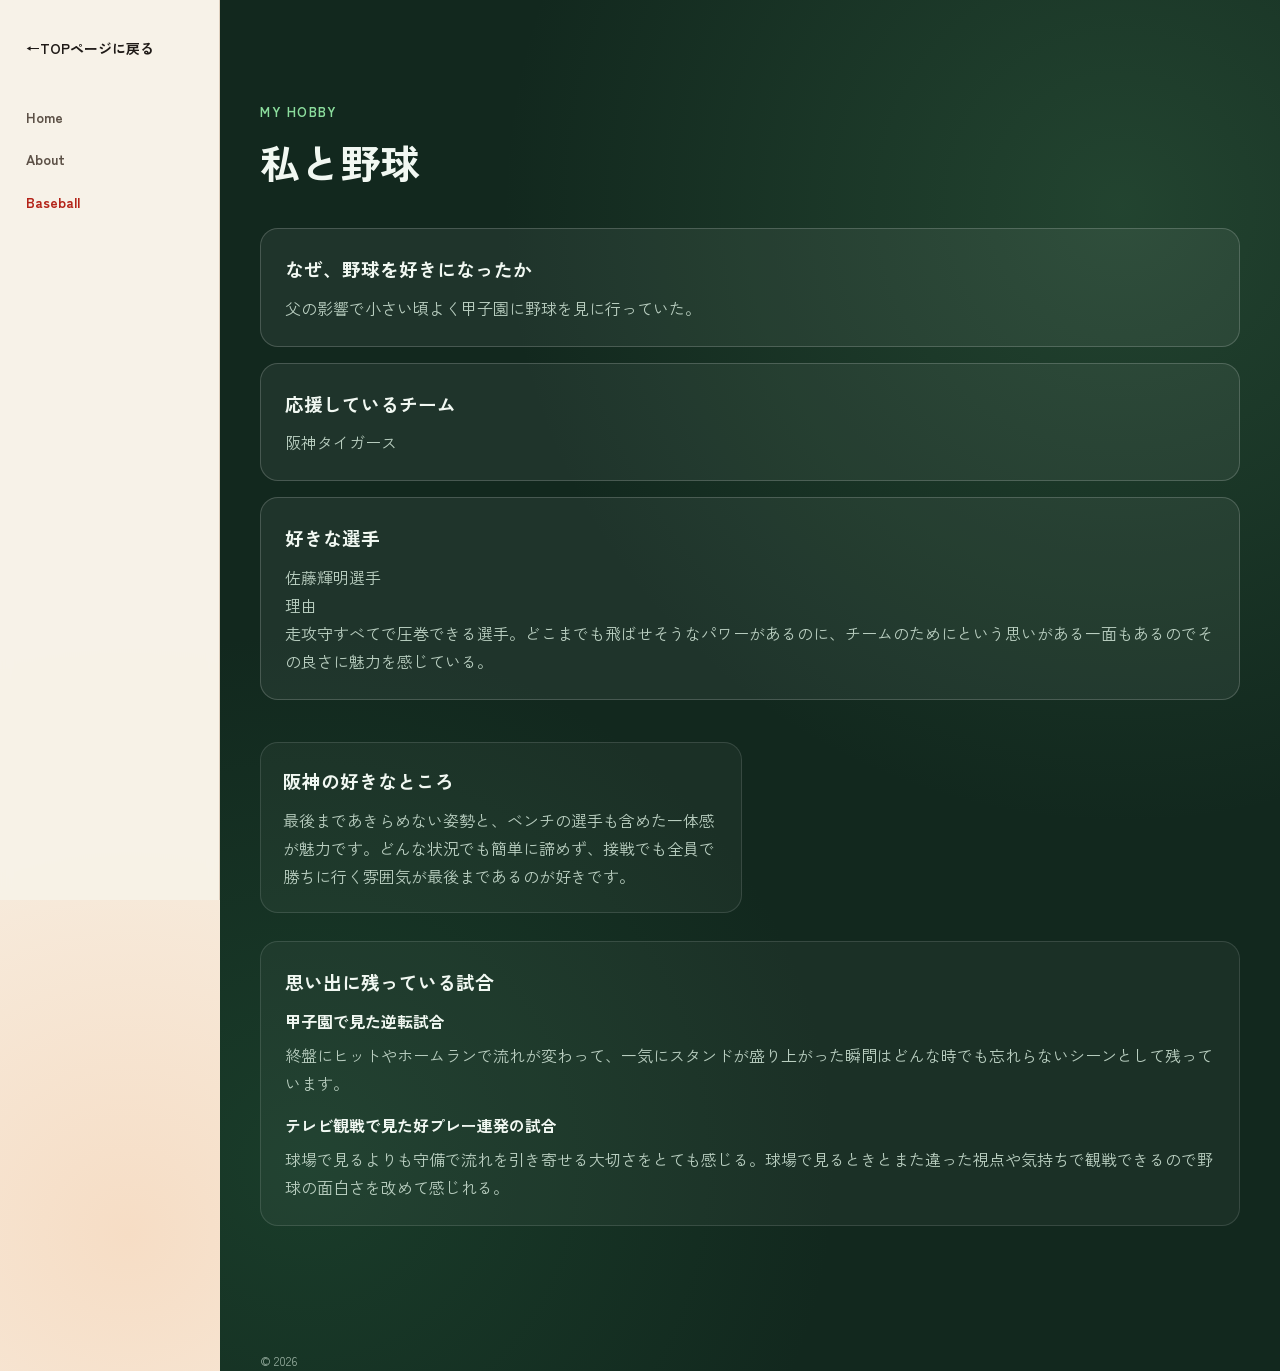
<file: baseball.html>
<!DOCTYPE html>
<html lang="ja">
    <head>
        <meta charset="UTF-8">
        <meta name="viewport" content="width=device-width,initial-scale=1.0">
        <title>趣味について</title>
        <link rel="stylesheet" href="style.css">
        <link rel="stylesheet" href="https://cdnjs.cloudflare.com/ajax/libs/font-awesome/6.5.2/css/all.min.css">
    </head>
    <body>
        <aside class="sidebar">
            <a href="index.html" class="brand">←TOPページに戻る</a>
            <nav class="sidebar-nav">
                <a href="index.html">Home</a>
                <a href="about.html">About</a>
                <a href="baseball.html" class="active">Baseball</a>
            </nav>
        </aside>
        
        <main class="content field-section">

            <section>
                <div class="page-header">
                    <span class="eyebrow">My Hobby</span>
                    <h2>私と野球</h2>
                </div>

                <div class="stat-row">
                    <div class="stat">
                        <h3>なぜ、野球を好きになったか</h3>
                        <p>父の影響で小さい頃よく甲子園に野球を見に行っていた。</p>
                    </div>
                    <div class="stat">
                        <h3>応援しているチーム</h3>
                        <p>阪神タイガース</p>
                    </div>
                    <div class="stat">
                        <h3>好きな選手</h3>
                        <p>佐藤輝明選手</p>
                        <p>理由</p>
                        <p>走攻守すべてで圧巻できる選手。どこまでも飛ばせそうなパワーがあるのに、チームのためにという思いがある一面もあるのでその良さに魅力を感じている。</p>
                    </div>
                </div>

                <div class="story">
                    <article class="story-card">
                        <h3>阪神の好きなところ</h3>
                        <p>最後まであきらめない姿勢と、ベンチの選手も含めた一体感が魅力です。どんな状況でも簡単に諦めず、接戦でも全員で勝ちに行く雰囲気が最後まであるのが好きです。</p>
                    </article>
                </div>

                <div class="memory-block">
                    <h3>思い出に残っている試合</h3>
                    <ul class="memory-list">
                        <li>
                            <span>甲子園で見た逆転試合</span>
                            <p>終盤にヒットやホームランで流れが変わって、一気にスタンドが盛り上がった瞬間はどんな時でも忘れらないシーンとして残っています。</p>
                        </li>
                        <li>
                            <span>テレビ観戦で見た好プレー連発の試合</span>
                            <p>球場で見るよりも守備で流れを引き寄せる大切さをとても感じる。球場で見るときとまた違った視点や気持ちで観戦できるので野球の面白さを改めて感じれる。</p>
                        </li>
                    </ul>
                </div>
            </section>
            <div class="copyright">©︎ 2026 
        </main>
    </body>
</html>
</file>
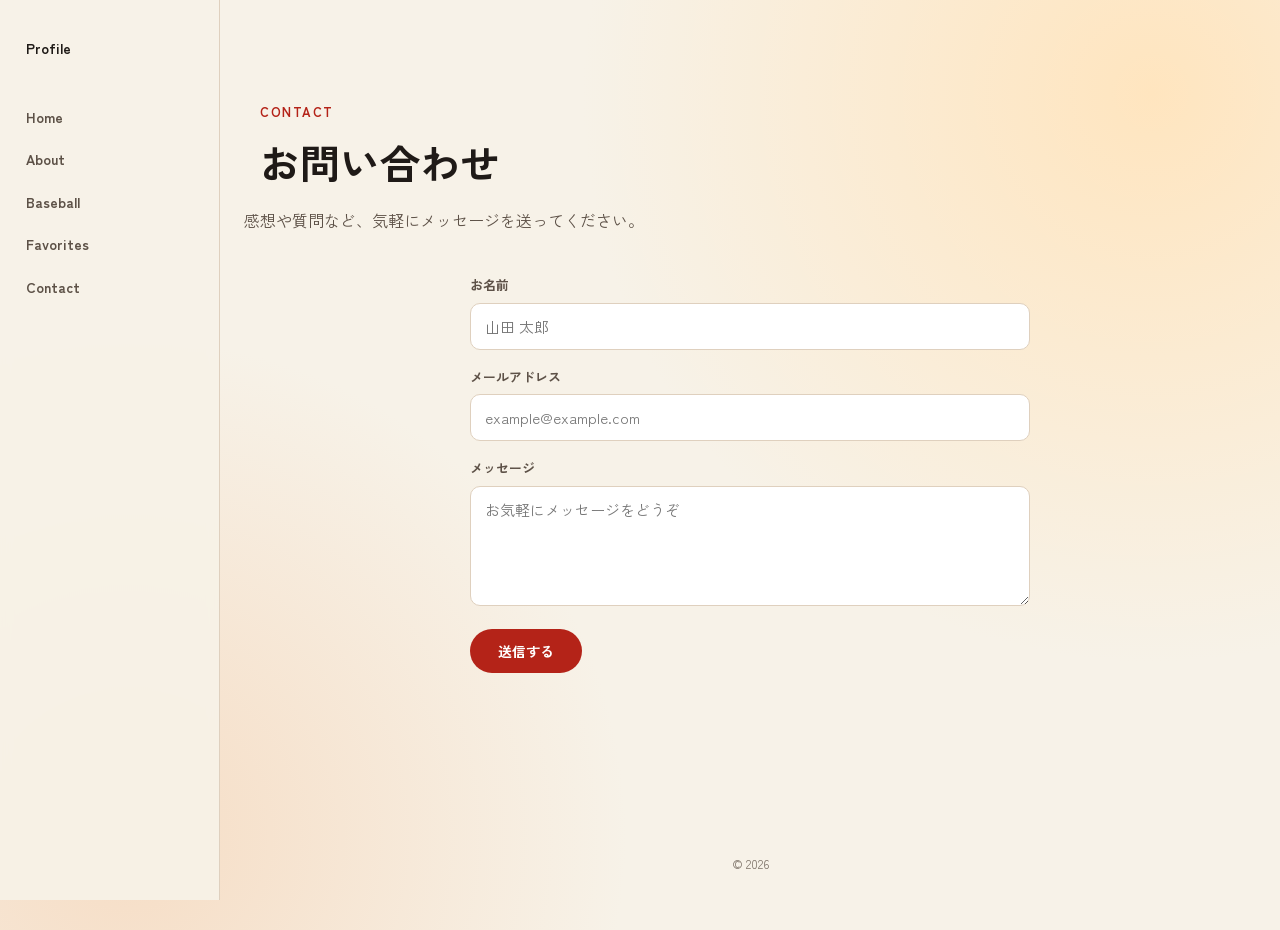
<file: Contact.html>
<!doctype html>
<html lang="ja">
  <head>
    <meta charset="UTF-8" />
    <meta name="viewport" content="width=device-width,initial-scale=1.0" />
    <title>お問い合わせ</title>
    <link rel="stylesheet" href="style.css" />
    <link rel="stylesheet" href="https://cdnjs.cloudflare.com/ajax/libs/font-awesome/6.5.2/css/all.min.css">
  </head>
  <body>
    <aside class="sidebar">
      <header class="sidebar-header">
        <a href="index.html" class="brand">Profile</a>
        <button class="nav-toggle" type="button" aria-expanded="false" aria-controls="primary-nav" aria-label="メニューを開閉する">
          <span class="nav-toggle-bar"></span>
          <span class="nav-toggle-bar"></span>
          <span class="nav-toggle-bar"></span>
        </button>
      </header>
      <nav class="sidebar-nav" id="primary-nav" aria-label="サイト内ナビゲーション">
        <a href="index.html">Home</a>
        <a href="about.html">About</a>
        <a href="baseball.html">Baseball</a>
        <a href="favorites.html">Favorites</a>
        <a href="contact.html">Contact</a>
      </nav>
    </aside>

    <main class="content" id="main-content">
      <section>
        <div class="page-header">
          <span class="eyebrow">Contact</span>
          <h2>お問い合わせ</h2>
        </div>
        <p>感想や質問など、気軽にメッセージを送ってください。</p>

        <form class="contact-form" novalidate>
          <div>
            <label for="contact-name">お名前</label>
            <input type="text" id="contact-name" name="name" placeholder="山田 太郎" required>
          </div>
          <div>
            <label for="contact-email">メールアドレス</label>
            <input type="email" id="contact-email" name="email" placeholder="example@example.com" required>
          </div>
          <div>
            <label for="contact-message">メッセージ</label>
            <textarea id="contact-message" name="message" placeholder="お気軽にメッセージをどうぞ" required></textarea>
          </div>
          <button type="submit">送信する</button>
        </form>
        <p class="form-success" role="status"></p>
      </section>

      <footer class="site-footer">
        <div class="copyright">© <span class="js-year">2026</span>
      </footer>
    </main>

    <script src="Main.js" defer></script>
  </body>
</html>
</file>
<file: style.css>
@import url("https://fonts.googleapis.com/css2?family=Zen+Kaku+Gothic+New:wght@400;500;700;900&display=swap");

* {
  margin: 0;
  padding: 0;
  box-sizing: border-box;
}

html {
  scroll-behavior: smooth;
}

ul,
ol {
  list-style: none;
}

:root {
  --bg: #f7f2e8;
  --bg-soft: #fffaf1;
  --bg-card: #ffffff;
  --text: #1f1a17;
  --text-sub: #5d5147;
  --accent: #b42318;
  --line: #dfd0be;
  --field: #12281e;
  --field-card: #1b3a2c;
  --field-text: #f1f8f2;
  --field-sub: #b9cec0;
  --radius: 18px;
  --shadow: 0 18px 40px rgba(34, 24, 16, 0.12);
  --sidebar-w: 220px;
}

body {
  font-family: "Zen Kaku Gothic New", "Yu Gothic", sans-serif;
  background:
    radial-gradient(circle at 90% 10%, #ffe5bf 0%, rgba(255, 229, 191, 0) 40%),
    radial-gradient(circle at 10% 90%, #f6ddc5 0%, rgba(246, 221, 197, 0) 35%),
    var(--bg);
  color: var(--text);
  line-height: 1.75;
}

a {
  color: inherit;
  text-decoration: none;
}

img {
  width: 100%;
  max-width: 100%;
  display: block;
}

section {
  padding: 96px 24px;
}

p {
  color: var(--text-sub);
  font-size: 16px;
}

h2 {
  font-size: clamp(28px, 4vw, 40px);
  line-height: 1.2;
  margin-bottom: 20px;
}

.eyebrow {
  display: inline-block;
  font-size: 13px;
  letter-spacing: 0.12em;
  text-transform: uppercase;
  font-weight: 700;
  color: var(--accent);
  margin-bottom: 14px;
}

.sidebar {
  position: fixed;
  top: 0;
  left: 0;
  width: var(--sidebar-w);
  height: 100vh;
  display: flex;
  flex-direction: column;
  padding: 36px 26px;
  border-right: 1px solid var(--line);
  background: rgba(247, 242, 232, 0.92);
  backdrop-filter: blur(6px);
  z-index: 100;
}

.sidebar-header {
  display: flex;
  align-items: center;
  justify-content: space-between;
}

.sidebar .brand {
  font-size: 14px;
  font-weight: 700;
}

.nav-toggle {
  display: none;
  flex-direction: column;
  justify-content: center;
  gap: 5px;
  width: 32px;
  height: 32px;
  background: none;
  border: none;
  cursor: pointer;
  padding: 4px;
}

.nav-toggle-bar {
  display: block;
  width: 100%;
  height: 2px;
  background: var(--text);
  border-radius: 2px;
}

.sidebar-nav {
  display: flex;
  flex-direction: column;
  gap: 18px;
  margin-top: 44px;
}

.sidebar-nav a {
  font-size: 14px;
  font-weight: 700;
  color: var(--text-sub);
}

.sidebar-nav a:hover,
.sidebar-nav a.active {
  color: var(--accent);
}

.content {
  margin-left: var(--sidebar-w);
}

.site-footer {
  text-align: center;
  padding: 56px 24px;
}

.copyright {
  max-width: 980px;
  margin: 28px auto 0;
  font-size: 12px;
  color: var(--text-sub);
  opacity: 0.8;
}

.field-section .copyright {
  color: var(--field-sub);
}

.hero {
  width: min(980px, calc(100vw - 280px));
  margin: 0 auto;
  min-height: 88vh;
  padding: 90px 24px 48px;
  display: grid;
  gap: 16px;
  align-content: center;
  animation: fadeIn 0.8s ease both;
}

.hero h1 {
  font-size: clamp(38px, 7vw, 66px);
  line-height: 1.05;
  letter-spacing: -0.02em;
  max-width: 14ch;
}

.hero .sub {
  max-width: 60ch;
}

.hero-media {
  margin-top: 20px;
  display: grid;
  grid-template-columns: repeat(3, minmax(0, 1fr));
  gap: 14px;
}

.hero-media-item {
  border-radius: var(--radius);
  overflow: hidden;
  box-shadow: var(--shadow);
  border: 1px solid rgba(255, 255, 255, 0.8);
}

.hero-media-item img {
  width: 100%;
  height: 220px;
  aspect-ratio: 4 / 3;
  object-fit: cover;
}

.hero-media-item .photo-credit {
  margin-top: 0;
  padding: 8px 10px;
  text-align: left;
  background: var(--bg-soft);
}

.photo-credit {
  margin-top: 10px;
  font-size: 11px;
  color: var(--text-sub);
  opacity: 0.7;
  text-align: right;
}

.photo-credit a {
  text-decoration: underline;
}

.stitch {
  width: min(980px, calc(100vw - 280px));
  margin: 0 auto;
  display: block;
  fill: none;
  stroke: var(--accent);
  stroke-width: 2;
  stroke-dasharray: 6 8;
  stroke-linecap: round;
  opacity: 0.5;
}

.page-photo {
  max-width: 980px;
  margin: 32px auto 0;
  border-radius: var(--radius);
  overflow: hidden;
  box-shadow: var(--shadow);
  border: 1px solid rgba(255, 255, 255, 0.8);
}

.page-photo img {
  aspect-ratio: 16 / 9;
  object-fit: cover;
}

.page-photo .photo-credit {
  margin-top: 0;
  padding: 8px 12px;
  text-align: left;
  background: var(--bg-soft);
}

.page-photo.is-icon {
  background: var(--bg-card);
  display: flex;
  align-items: center;
  justify-content: center;
  padding: 40px;
}

.page-photo.is-icon img {
  width: auto;
  height: 180px;
  aspect-ratio: auto;
  object-fit: contain;
}

.photo-row {
  max-width: 980px;
  margin: 40px auto 0;
  display: grid;
  grid-template-columns: repeat(2, minmax(0, 1fr));
  gap: 18px;
}

.photo-row .page-photo {
  margin-top: 0;
}

.home-highlights {
  max-width: 980px;
  margin: 0 auto 36px;
  display: grid;
  grid-template-columns: repeat(3, minmax(0, 1fr));
  gap: 16px;
}

.highlight-card {
  background: var(--bg-soft);
  border: 1px solid var(--line);
  border-radius: var(--radius);
  padding: 22px;
}

.highlight-card h3 {
  font-size: 18px;
  margin-bottom: 8px;
}

.link-cards {
  max-width: 980px;
  margin: 0 auto;
  display: grid;
  grid-template-columns: repeat(3, minmax(0, 1fr));
  gap: 18px;
}

.link-card {
  display: block;
  background: var(--bg-card);
  border: 1px solid var(--line);
  border-radius: var(--radius);
  padding: 28px;
  transition: transform 0.2s ease, border-color 0.2s ease;
}

.link-card:hover {
  transform: translateY(-2px);
  border-color: var(--accent);
}

.link-card .tag {
  font-size: 12px;
  text-transform: uppercase;
  letter-spacing: 0.08em;
  color: var(--accent);
  font-weight: 700;
}

.link-card h3 {
  margin-top: 12px;
  font-size: 22px;
}

.link-card p {
  margin-top: 8px;
}

.link-icon {
  font-size: 22px;
  margin-bottom: 8px;
  color: var(--accent);
}

.update-block {
  max-width: 980px;
  margin: 56px auto 0;
}

.updates {
  display: grid;
  gap: 12px;
}

.updates li {
  background: var(--bg-soft);
  border: 1px solid var(--line);
  border-radius: 14px;
  padding: 14px 16px;
}

.updates li span {
  font-size: 12px;
  font-weight: 700;
  color: var(--accent);
  letter-spacing: 0.08em;
}

.updates li p {
  margin-top: 4px;
}

.page-header {
  max-width: 980px;
  margin: 0 auto;
}

.facts {
  max-width: 980px;
  margin: 28px auto 0;
  display: grid;
  gap: 10px;
}

.facts li {
  display: flex;
  justify-content: space-between;
  gap: 16px;
  border-bottom: 1px solid var(--line);
  padding-bottom: 10px;
}

.facts li span:first-child {
  color: var(--text-sub);
}

.facts li span:last-child {
  font-weight: 700;
}

.about-note {
  max-width: 980px;
  margin: 26px auto 0;
  background: var(--bg-soft);
  border: 1px solid var(--line);
  border-radius: var(--radius);
  padding: 20px;
}

.about-note h3 {
  margin-bottom: 8px;
}

.chips {
  max-width: 980px;
  margin: 20px auto 0;
  display: flex;
  flex-wrap: wrap;
  gap: 10px;
}

.chip {
  background: var(--bg-card);
  border: 1px solid var(--line);
  border-radius: 999px;
  padding: 8px 14px;
  font-size: 13px;
  font-weight: 700;
}

.field-section {
  background:
    radial-gradient(circle at 85% 15%, rgba(77, 140, 94, 0.28), rgba(77, 140, 94, 0) 42%),
    radial-gradient(circle at 8% 85%, rgba(40, 98, 64, 0.35), rgba(40, 98, 64, 0) 35%),
    var(--field);
  color: var(--field-text);
}

.field-section p {
  color: var(--field-sub);
}

.field-section .eyebrow {
  color: #8bdd9d;
}

.field-section .page-photo.is-icon {
  background: rgba(255, 255, 255, 0.06);
  border: 1px solid rgba(255, 255, 255, 0.18);
}

.field-section .page-photo .photo-credit {
  background: rgba(255, 255, 255, 0.06);
  color: var(--field-sub);
}

.stat-row,
.story {
  width: min(980px, 100%);
  margin: 42px auto 0;
  display: grid;
  gap: 16px;
}

.stat {
  background: rgba(255, 255, 255, 0.06);
  border: 1px solid rgba(255, 255, 255, 0.18);
  border-radius: var(--radius);
  padding: 24px;
}

.stat h3,
.story-card h3,
.memory-block h3 {
  margin-bottom: 8px;
  color: var(--field-text);
}

.story {
  grid-template-columns: repeat(2, minmax(0, 1fr));
}

.story-card {
  background: rgba(255, 255, 255, 0.04);
  border: 1px solid rgba(255, 255, 255, 0.12);
  border-radius: var(--radius);
  padding: 22px;
}

.memory-block {
  width: min(980px, 100%);
  margin: 28px auto 0;
  background: rgba(255, 255, 255, 0.04);
  border: 1px solid rgba(255, 255, 255, 0.12);
  border-radius: var(--radius);
  padding: 24px;
}

.memory-list {
  display: grid;
  gap: 14px;
}

.memory-list li span {
  color: var(--field-text);
  font-weight: 700;
  display: block;
  margin-bottom: 6px;
}

.favorite-intro {
  max-width: 980px;
  margin: 0 auto 12px;
}

.contact-form {
  max-width: 560px;
  margin: 40px auto 0;
  display: grid;
  gap: 16px;
}

.contact-form label {
  display: block;
  font-size: 13px;
  font-weight: 700;
  color: var(--text-sub);
  margin-bottom: 6px;
}

.contact-form input,
.contact-form textarea {
  width: 100%;
  font-family: inherit;
  font-size: 15px;
  color: var(--text);
  background: var(--bg-card);
  border: 1px solid var(--line);
  border-radius: 10px;
  padding: 12px 14px;
}

.contact-form input:focus,
.contact-form textarea:focus {
  outline: 2px solid var(--accent);
  outline-offset: 1px;
}

.contact-form textarea {
  resize: vertical;
  min-height: 120px;
}

.contact-form button {
  justify-self: start;
  font-family: inherit;
  font-size: 14px;
  font-weight: 700;
  color: #fff;
  background: var(--accent);
  border: none;
  border-radius: 999px;
  padding: 12px 28px;
  cursor: pointer;
}

.form-note {
  font-size: 12px;
  margin-top: -6px;
}

.form-success {
  max-width: 560px;
  margin: 16px auto 0;
  background: var(--bg-soft);
  border: 1px solid var(--line);
  border-radius: var(--radius);
  padding: 16px 20px;
  font-size: 14px;
  font-weight: 700;
  display: none;
}

.form-success.is-visible {
  display: block;
}

a:focus-visible,
button:focus-visible,
input:focus-visible,
textarea:focus-visible {
  outline: 2px solid var(--accent);
  outline-offset: 3px;
}

@keyframes fadeIn {
  from {
    opacity: 0;
    transform: translateY(10px);
  }

  to {
    opacity: 1;
    transform: translateY(0);
  }
}

@media (prefers-reduced-motion: reduce) {
  html {
    scroll-behavior: auto;
  }

  .hero {
    animation: none;
  }
}

@media (max-width: 920px) {
  .sidebar {
    width: 100%;
    height: auto;
    flex-direction: column;
    padding: 0;
  }

  .sidebar-header {
    padding: 14px 20px;
    border-bottom: 1px solid var(--line);
  }

  .nav-toggle {
    display: flex;
  }

  .sidebar-nav {
    flex-direction: column;
    gap: 0;
    margin-top: 0;
    max-height: 0;
    overflow: hidden;
    transition: max-height 0.25s ease;
  }

  .sidebar-nav.is-open {
    max-height: 400px;
  }

  .sidebar-nav a {
    padding: 14px 20px;
    border-bottom: 1px solid var(--line);
  }

  .content {
    margin-left: 0;
    padding-top: 64px;
  }

  .hero,
  .stitch {
    width: 100%;
  }

  .hero {
    min-height: 70vh;
    padding-top: 56px;
  }

  .home-highlights,
  .link-cards,
  .story,
  .hero-media,
  .photo-row {
    grid-template-columns: 1fr;
  }

  .hero-media-item img {
    height: 210px;
  }
}
</file>
